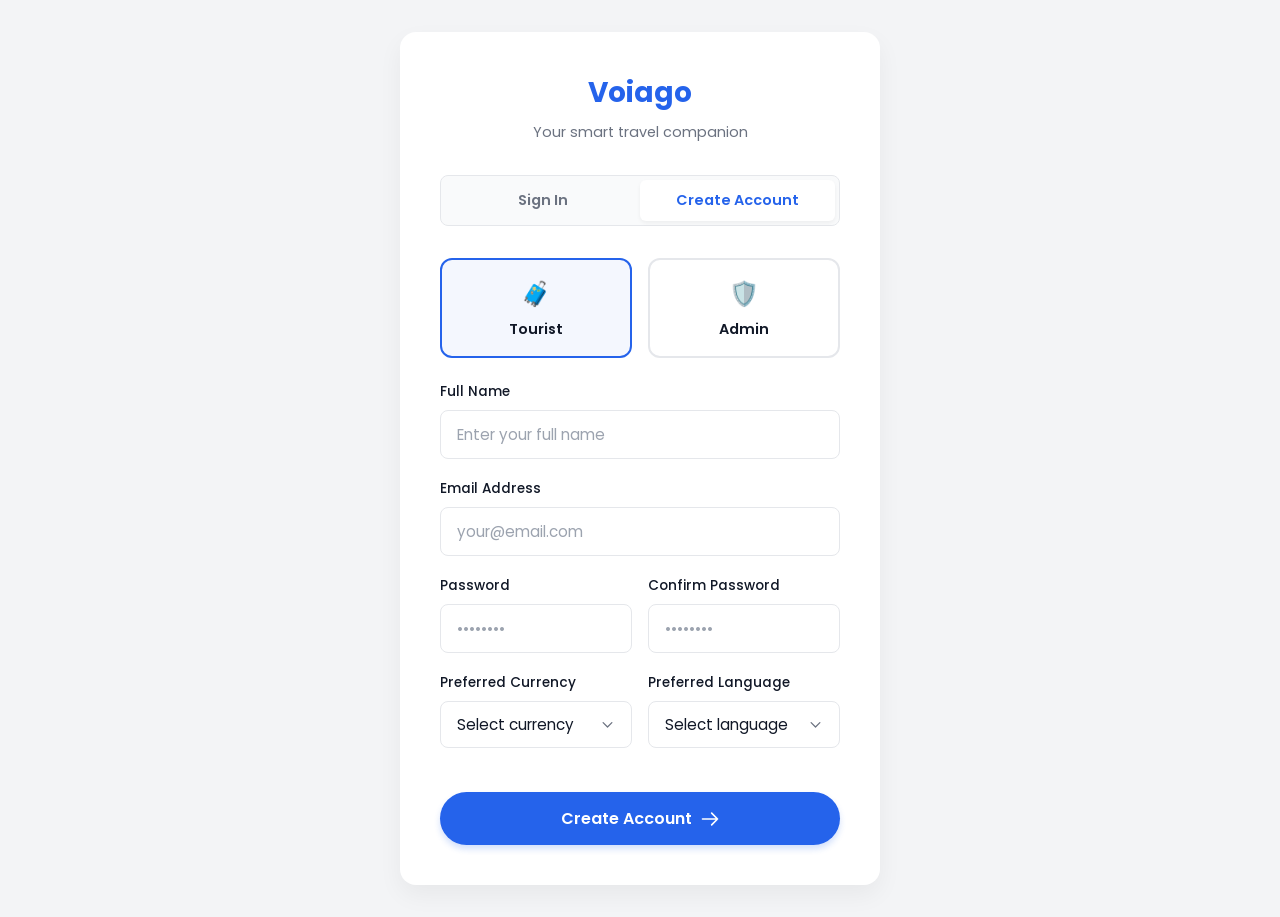
<file: signup.html>
<!DOCTYPE html>
<html lang="en">
<head>
    <meta charset="UTF-8">
    <meta name="viewport" content="width=device-width, initial-scale=1.0">
    <title>Voiago - Create Account</title>
    <link href="https://fonts.googleapis.com/css2?family=Poppins:wght@300;400;500;600;700&display=swap" rel="stylesheet">
    <style>
        :root {
            --primary-blue: #2563EB;
            --primary-hover: #1D4ED8;
            --bg-color: #F3F4F6;
            --card-bg: #FFFFFF;
            --text-main: #111827;
            --text-muted: #6B7280;
            --border-color: #E5E7EB;
            --input-bg: #F9FAFB;
            --focus-ring: rgba(37, 99, 235, 0.2);
            --transition: all 0.3s ease;
        }

        * {
            box-sizing: border-box;
            margin: 0;
            padding: 0;
            font-family: 'Poppins', sans-serif;
        }

        body {
            background-color: var(--bg-color);
            display: flex;
            justify-content: center;
            align-items: center;
            min-height: 100vh;
            padding: 2rem 1rem;
            color: var(--text-main);
        }

        .auth-container {
            background: var(--card-bg);
            width: 100%;
            max-width: 480px;
            border-radius: 16px;
            box-shadow: 0 10px 25px rgba(0, 0, 0, 0.05);
            overflow: hidden;
            padding: 2.5rem;
        }

        .brand-header {
            text-align: center;
            margin-bottom: 2rem;
        }

        .brand-header h1 {
            font-size: 1.75rem;
            font-weight: 700;
            color: var(--primary-blue);
            margin-bottom: 0.5rem;
        }

        .brand-header p {
            color: var(--text-muted);
            font-size: 0.9rem;
        }

        .auth-tabs {
            display: flex;
            background: var(--input-bg);
            border-radius: 8px;
            padding: 4px;
            margin-bottom: 2rem;
            border: 1px solid var(--border-color);
        }

        .auth-tab {
            flex: 1;
            text-align: center;
            padding: 10px;
            font-size: 0.9rem;
            font-weight: 600;
            color: var(--text-muted);
            cursor: pointer;
            border-radius: 6px;
            transition: var(--transition);
        }

        .auth-tab.active {
            background: var(--card-bg);
            color: var(--primary-blue);
            box-shadow: 0 2px 4px rgba(0,0,0,0.05);
        }

        .role-selector {
            display: grid;
            grid-template-columns: 1fr 1fr;
            gap: 1rem;
            margin-bottom: 1.5rem;
        }

        .role-card {
            border: 2px solid var(--border-color);
            border-radius: 12px;
            padding: 1rem;
            text-align: center;
            cursor: pointer;
            transition: var(--transition);
            background: var(--card-bg);
        }

        .role-card:hover {
            border-color: #cbd5e1;
        }

        .role-card.active {
            border-color: var(--primary-blue);
            background: rgba(37, 99, 235, 0.05);
        }

        .role-icon {
            font-size: 1.5rem;
            margin-bottom: 0.5rem;
        }

        .role-title {
            font-size: 0.9rem;
            font-weight: 600;
            color: var(--text-main);
        }

        .form-group {
            margin-bottom: 1.25rem;
        }

        .form-row {
            display: grid;
            grid-template-columns: 1fr 1fr;
            gap: 1rem;
        }

        .form-label {
            display: block;
            font-size: 0.85rem;
            font-weight: 500;
            margin-bottom: 0.5rem;
            color: var(--text-main);
        }

        .form-control {
            width: 100%;
            padding: 0.75rem 1rem;
            font-size: 0.95rem;
            border: 1px solid var(--border-color);
            border-radius: 8px;
            background-color: var(--card-bg);
            color: var(--text-main);
            transition: var(--transition);
            outline: none;
        }

        .form-control::placeholder {
            color: #9CA3AF;
        }

        .form-control:focus {
            border-color: var(--primary-blue);
            box-shadow: 0 0 0 3px var(--focus-ring);
        }

        select.form-control {
            appearance: none;
            background-image: url("data:image/svg+xml,%3Csvg xmlns='http://www.w3.org/2000/svg' fill='none' viewBox='0 0 24 24' stroke='%236B7280'%3E%3Cpath stroke-linecap='round' stroke-linejoin='round' stroke-width='2' d='M19 9l-7 7-7-7'%3E%3C/path%3E%3C/svg%3E");
            background-repeat: no-repeat;
            background-position: right 1rem center;
            background-size: 1em;
            padding-right: 2.5rem;
        }

        .btn-submit {
            width: 100%;
            background: var(--primary-blue);
            color: white;
            border: none;
            padding: 0.875rem 1.5rem;
            border-radius: 9999px; /* Pill shape */
            font-size: 1rem;
            font-weight: 600;
            cursor: pointer;
            display: flex;
            justify-content: center;
            align-items: center;
            gap: 0.5rem;
            transition: var(--transition);
            margin-top: 1.5rem;
            box-shadow: 0 4px 6px rgba(37, 99, 235, 0.2);
        }

        .btn-submit:hover {
            background: var(--primary-hover);
            transform: translateY(-1px);
            box-shadow: 0 6px 8px rgba(37, 99, 235, 0.3);
        }

        .btn-submit:active {
            transform: translateY(0);
        }

        .btn-submit svg {
            width: 1.25rem;
            height: 1.25rem;
            transition: transform 0.3s ease;
        }

        .btn-submit:hover svg {
            transform: translateX(4px);
        }

        .signin-mode .signup-only {
            display: none !important;
        }

        .signin-mode .pass-row {
            grid-template-columns: 1fr;
        }

        @media (max-width: 480px) {
            .auth-container {
                padding: 1.5rem;
            }
            .form-row {
                grid-template-columns: 1fr;
            }
        }
    </style>
</head>
<body>

    <div class="auth-container">
        <div class="brand-header">
            <h1>Voiago</h1>
            <p>Your smart travel companion</p>
        </div>

        <div class="auth-tabs">
            <div class="auth-tab" onclick="toggleTab('signin')">Sign In</div>
            <div class="auth-tab active" onclick="toggleTab('signup')">Create Account</div>
        </div>

        <form id="signupForm" onsubmit="handleAuth(event)">
            <!-- Role Selection -->
            <div class="role-selector signup-only">
                <div class="role-card active" onclick="selectRole(this, 'tourist')">
                    <div class="role-icon">🧳</div>
                    <div class="role-title">Tourist</div>
                </div>
                <div class="role-card" onclick="selectRole(this, 'admin')">
                    <div class="role-icon">🛡️</div>
                    <div class="role-title">Admin</div>
                </div>
            </div>

            <div class="form-group signup-only">
                <label class="form-label">Full Name</label>
                <input type="text" class="form-control" placeholder="Enter your full name" required id="fullNameInput">
            </div>

            <div class="form-group">
                <label class="form-label">Email Address</label>
                <input type="email" class="form-control" placeholder="your@email.com" required>
            </div>

            <div class="form-row pass-row">
                <div class="form-group">
                    <label class="form-label">Password</label>
                    <input type="password" class="form-control" placeholder="••••••••" required>
                </div>
                <div class="form-group signup-only">
                    <label class="form-label">Confirm Password</label>
                    <input type="password" class="form-control" placeholder="••••••••" required id="confirmPassInput">
                </div>
            </div>

            <div class="form-row signup-only">
                <div class="form-group">
                    <label class="form-label">Preferred Currency</label>
                    <select class="form-control" required id="currencyInput">
                        <option value="" disabled selected>Select currency</option>
                        <option value="USD">USD ($)</option>
                        <option value="EUR">EUR (€)</option>
                        <option value="EGP">EGP (ج.م)</option>
                        <option value="SAR">SAR (ر.س)</option>
                        <option value="AED">AED (د.إ)</option>
                        <option value="GBP">GBP (£)</option>
                    </select>
                </div>
                <div class="form-group">
                    <label class="form-label">Preferred Language</label>
                    <select class="form-control" required id="languageInput">
                        <option value="" disabled selected>Select language</option>
                        <option value="en">English</option>
                        <option value="ar">Arabic (العربية)</option>
                        <option value="fr">French (Français)</option>
                    </select>
                </div>
            </div>

            <button type="submit" class="btn-submit">
                <span id="btnText">Create Account</span>
                <svg fill="none" stroke="currentColor" viewBox="0 0 24 24" xmlns="http://www.w3.org/2000/svg">
                    <path stroke-linecap="round" stroke-linejoin="round" stroke-width="2" d="M14 5l7 7m0 0l-7 7m7-7H3"></path>
                </svg>
            </button>
        </form>
    </div>

    <script>
        function selectRole(element, role) {
            // Remove active class from all role cards
            document.querySelectorAll('.role-card').forEach(card => {
                card.classList.remove('active');
            });
            // Add active class to clicked card
            element.classList.add('active');
            console.log("Selected role:", role);
        }

        function toggleTab(tab) {
            const tabs = document.querySelectorAll('.auth-tab');
            tabs.forEach(t => t.classList.remove('active'));
            
            if(tab === 'signup') {
                document.getElementById('signupForm').classList.remove('signin-mode');
                document.getElementById('btnText').textContent = 'Create Account';
                document.getElementById('fullNameInput').required = true;
                document.getElementById('confirmPassInput').required = true;
                document.getElementById('currencyInput').required = true;
                document.getElementById('languageInput').required = true;
                tabs[1].classList.add('active');
            } else {
                document.getElementById('signupForm').classList.add('signin-mode');
                document.getElementById('btnText').textContent = 'Sign In';
                document.getElementById('fullNameInput').required = false;
                document.getElementById('confirmPassInput').required = false;
                document.getElementById('currencyInput').required = false;
                document.getElementById('languageInput').required = false;
                tabs[0].classList.add('active');
            }
        }

        function handleAuth(event) {
            event.preventDefault();
            const isSignup = document.getElementById('btnText').textContent === 'Create Account';
            let name = 'User';
            let role = 'tourist';
            
            if (isSignup) {
                name = document.getElementById('fullNameInput').value || 'New User';
                const activeRoleCard = document.querySelector('.role-card.active');
                if (activeRoleCard) {
                    role = activeRoleCard.querySelector('.role-title').textContent.toLowerCase().trim() === 'admin' ? 'admin' : 'tourist';
                }
            } else {
                name = 'Welcome Back User';
                role = 'tourist';
            }
            
            // Save user to localStorage
            localStorage.setItem('voiago_user', JSON.stringify({ name: name, role: role }));
            sessionStorage.setItem('voiago_open_dashboard', 'true');
            
            // Redirect to external dashboard
            window.location.href = 'dashboard.html';
        }
    </script>
</body>
</html>
</file>
